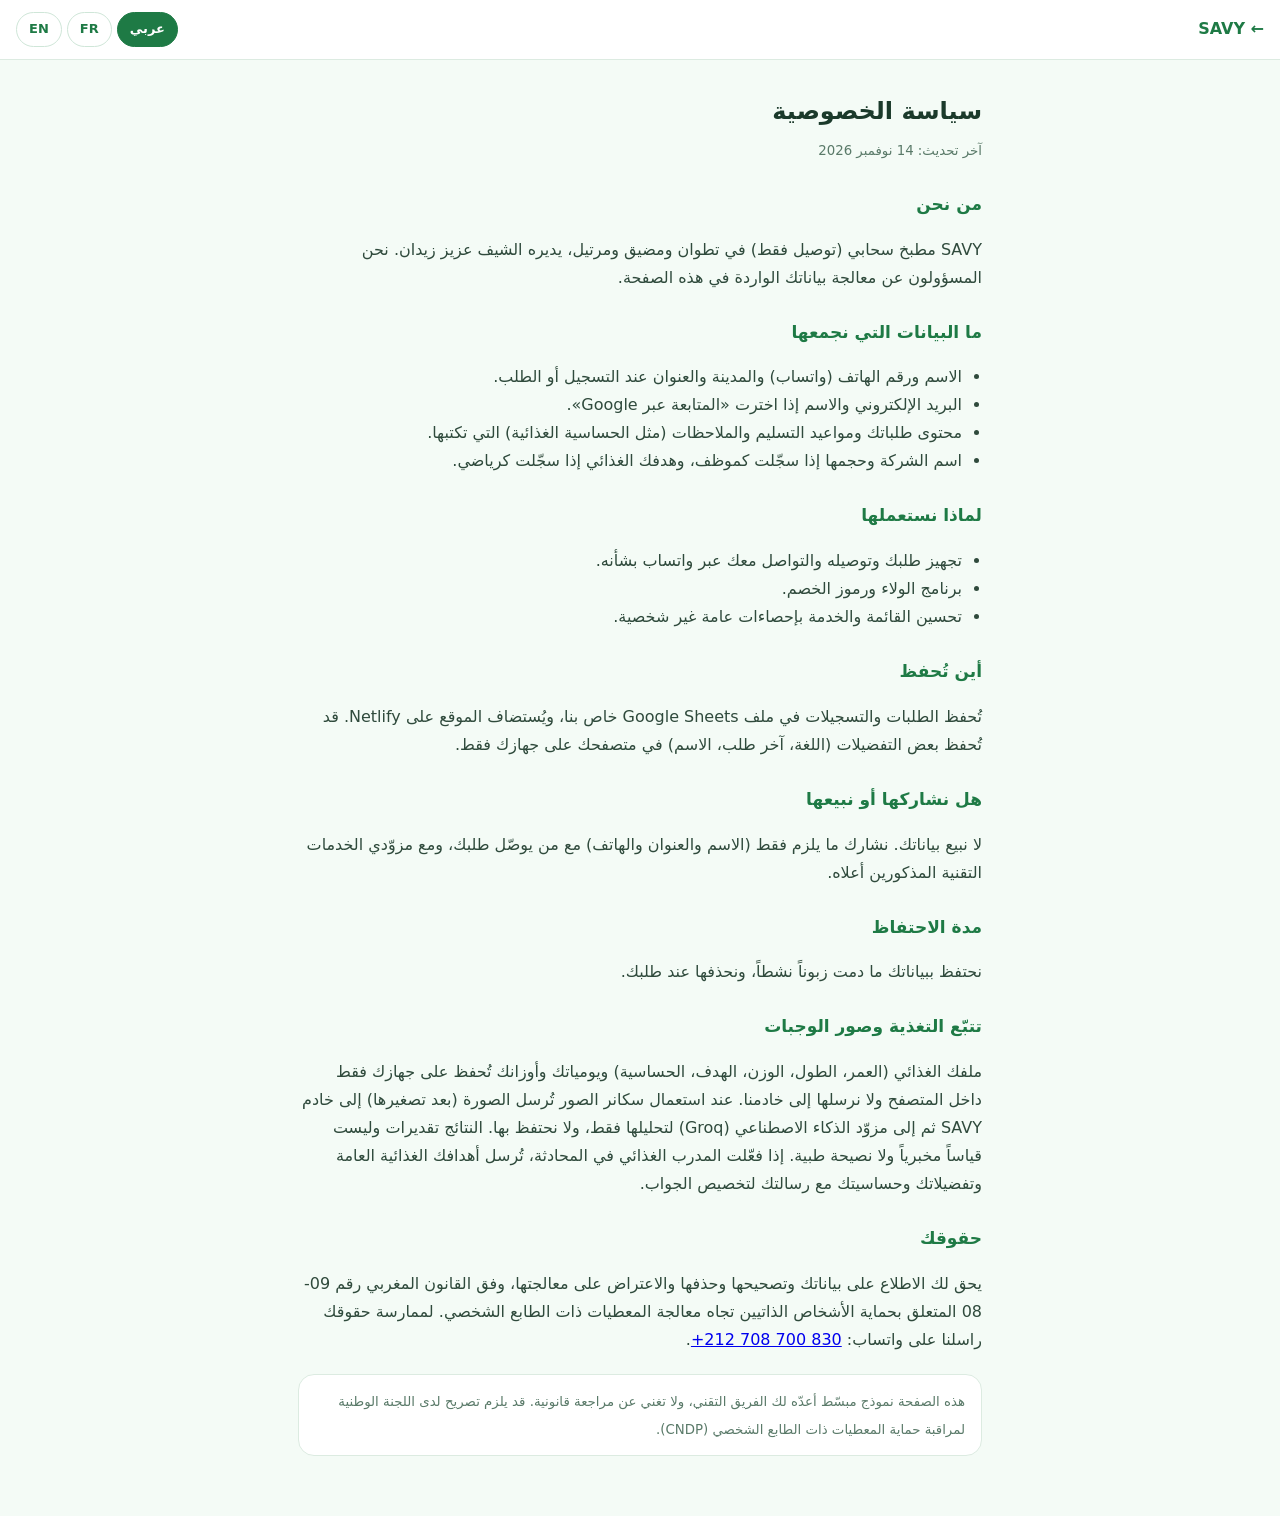
<file: privacy.html>
<!DOCTYPE html>
<html lang="ar" dir="rtl">
<head>
<meta charset="UTF-8"><meta name="viewport" content="width=device-width,initial-scale=1">
<title>SAVY — سياسة الخصوصية · Confidentialité · Privacy</title>
<meta name="robots" content="index,follow"><link rel="icon" href="favicon.png"><meta name="theme-color" content="#1FB655">
<style>
:root{--g:#1E7A45;--bg:#F4FBF6;--t:#1b3a2b;--s:#5a7a69}
*{box-sizing:border-box}body{margin:0;background:var(--bg);color:var(--t);font:16px/1.75 "IBM Plex Sans Arabic","Readex Pro",system-ui,sans-serif}
header{background:#fff;border-bottom:1px solid #dcebe1;padding:12px 16px;display:flex;align-items:center;justify-content:space-between;gap:10px;position:sticky;top:0}
header a.home{color:var(--g);font-weight:800;text-decoration:none}
.lg button{border:1.5px solid #cfe6d8;background:#fff;border-radius:99px;padding:5px 12px;font:inherit;font-size:13px;font-weight:700;color:var(--g)}
.lg button.on{background:var(--g);color:#fff;border-color:var(--g)}
main{max-width:720px;margin:0 auto;padding:20px 18px 60px}
h1{font-size:24px;margin:10px 0 4px}h2{font-size:17px;margin:26px 0 6px;color:var(--g)}
p,li{color:#2f4a3c}ul{padding-inline-start:20px}small{color:var(--s)}
.box{background:#fff;border:1px solid #dcebe1;border-radius:16px;padding:12px 16px;margin-top:20px}
[data-l]{display:none}body[data-lang=ar] [data-l=ar],body[data-lang=fr] [data-l=fr],body[data-lang=en] [data-l=en]{display:block}
html[data-theme=dark] body{--bg:#0f1a14;--t:#E8F3EC;--s:#9db5a6;--g:#6fdca0}html[data-theme=dark] header,html[data-theme=dark] .box,html[data-theme=dark] .lg button{background:#15231B;border-color:rgba(255,255,255,.1)}
html[data-theme=dark] p,html[data-theme=dark] li{color:#cfe3d6}html[data-theme=dark] .lg button.on{background:#1FB655;color:#fff}
</style></head>
<body data-lang="ar">
<header><a class="home" href="index.html">← SAVY</a><div class="lg"><button data-set="ar">عربي</button> <button data-set="fr">FR</button> <button data-set="en">EN</button></div></header>
<main>
<section data-l="ar" dir="rtl">
<h1>سياسة الخصوصية</h1><small>آخر تحديث: 14 نوفمبر 2026</small>
<h2>من نحن</h2><p>SAVY مطبخ سحابي (توصيل فقط) في تطوان ومضيق ومرتيل، يديره الشيف عزيز زيدان. نحن المسؤولون عن معالجة بياناتك الواردة في هذه الصفحة.</p>
<h2>ما البيانات التي نجمعها</h2><ul><li>الاسم ورقم الهاتف (واتساب) والمدينة والعنوان عند التسجيل أو الطلب.</li><li>البريد الإلكتروني والاسم إذا اخترت «المتابعة عبر Google».</li><li>محتوى طلباتك ومواعيد التسليم والملاحظات (مثل الحساسية الغذائية) التي تكتبها.</li><li>اسم الشركة وحجمها إذا سجّلت كموظف، وهدفك الغذائي إذا سجّلت كرياضي.</li></ul>
<h2>لماذا نستعملها</h2><ul><li>تجهيز طلبك وتوصيله والتواصل معك عبر واتساب بشأنه.</li><li>برنامج الولاء ورموز الخصم.</li><li>تحسين القائمة والخدمة بإحصاءات عامة غير شخصية.</li></ul>
<h2>أين تُحفظ</h2><p>تُحفظ الطلبات والتسجيلات في ملف Google Sheets خاص بنا، ويُستضاف الموقع على Netlify. قد تُحفظ بعض التفضيلات (اللغة، آخر طلب، الاسم) في متصفحك على جهازك فقط.</p>
<h2>هل نشاركها أو نبيعها</h2><p>لا نبيع بياناتك. نشارك ما يلزم فقط (الاسم والعنوان والهاتف) مع من يوصّل طلبك، ومع مزوّدي الخدمات التقنية المذكورين أعلاه.</p>
<h2>مدة الاحتفاظ</h2><p>نحتفظ ببياناتك ما دمت زبوناً نشطاً، ونحذفها عند طلبك.</p>
<h2>تتبّع التغذية وصور الوجبات</h2><p>ملفك الغذائي (العمر، الطول، الوزن، الهدف، الحساسية) ويومياتك وأوزانك تُحفظ على جهازك فقط داخل المتصفح ولا نرسلها إلى خادمنا. عند استعمال سكانر الصور تُرسل الصورة (بعد تصغيرها) إلى خادم SAVY ثم إلى مزوّد الذكاء الاصطناعي (Groq) لتحليلها فقط، ولا نحتفظ بها. النتائج تقديرات وليست قياساً مخبرياً ولا نصيحة طبية. إذا فعّلت المدرب الغذائي في المحادثة، تُرسل أهدافك الغذائية العامة وتفضيلاتك وحساسيتك مع رسالتك لتخصيص الجواب.</p>
<h2>حقوقك</h2><p>يحق لك الاطلاع على بياناتك وتصحيحها وحذفها والاعتراض على معالجتها، وفق القانون المغربي رقم 09-08 المتعلق بحماية الأشخاص الذاتيين تجاه معالجة المعطيات ذات الطابع الشخصي. لممارسة حقوقك راسلنا على واتساب: <a href="https://wa.me/212708700830" dir="ltr">+212 708 700 830</a>.</p>
<div class="box"><small>هذه الصفحة نموذج مبسّط أعدّه لك الفريق التقني، ولا تغني عن مراجعة قانونية. قد يلزم تصريح لدى اللجنة الوطنية لمراقبة حماية المعطيات ذات الطابع الشخصي (CNDP).</small></div>
</section>
<section data-l="fr" dir="ltr">
<h1>Politique de confidentialité</h1><small>Dernière mise à jour : 14 novembre 2026</small>
<h2>Qui sommes-nous</h2><p>SAVY est une cuisine cloud (livraison uniquement) à Tétouan, M'diq et Martil, dirigée par le chef Aziz Zaydan. Nous sommes responsables du traitement des données décrit ici.</p>
<h2>Données collectées</h2><ul><li>Nom, numéro de téléphone (WhatsApp), ville et adresse lors de l'inscription ou de la commande.</li><li>E-mail et nom si vous choisissez « Continuer avec Google ».</li><li>Contenu de vos commandes, créneaux de livraison et remarques (ex. allergies) que vous saisissez.</li><li>Nom et taille de l'entreprise si vous vous inscrivez comme employé, objectif nutritionnel si vous êtes sportif.</li></ul>
<h2>Pourquoi</h2><ul><li>Préparer et livrer votre commande, et vous contacter sur WhatsApp à ce sujet.</li><li>Programme de fidélité et codes promo.</li><li>Améliorer la carte et le service avec des statistiques globales non nominatives.</li></ul>
<h2>Où elles sont stockées</h2><p>Commandes et inscriptions sont enregistrées dans une feuille Google Sheets privée ; le site est hébergé par Netlify. Certaines préférences (langue, dernière commande, prénom) restent dans le navigateur de votre appareil.</p>
<h2>Partage et vente</h2><p>Nous ne vendons pas vos données. Nous partageons le strict nécessaire (nom, adresse, téléphone) avec la personne qui livre et avec les prestataires techniques cités ci-dessus.</p>
<h2>Durée de conservation</h2><p>Tant que vous êtes client actif ; suppression sur simple demande.</p>
<h2>Suivi nutritionnel et photos de repas</h2><p>Votre profil nutritionnel (âge, taille, poids, objectif, allergies), votre journal et vos pesées restent uniquement sur votre appareil, dans le navigateur ; ils ne sont pas envoyés à notre serveur. Lorsque vous utilisez le scanner, la photo (réduite) est envoyée à notre serveur puis à un fournisseur d'IA (Groq) uniquement pour l'analyse, et nous ne la conservons pas. Les résultats sont des estimations, pas des mesures de laboratoire ni un avis médical. Si vous utilisez le coach dans le chat, vos objectifs généraux, préférences et allergies sont transmis avec votre message pour personnaliser la réponse.</p>
<h2>Vos droits</h2><p>Accès, rectification, suppression et opposition, conformément à la loi marocaine n° 09-08 relative à la protection des personnes physiques à l'égard du traitement des données à caractère personnel. Écrivez-nous sur WhatsApp : <a href="https://wa.me/212708700830" dir="ltr">+212 708 700 830</a>.</p>
<div class="box"><small>Modèle simplifié, à faire relire par un juriste. Une déclaration auprès de la CNDP peut être nécessaire.</small></div>
</section>
<section data-l="en" dir="ltr">
<h1>Privacy policy</h1><small>Last updated: 14 November 2026</small>
<h2>Who we are</h2><p>SAVY is a cloud kitchen (delivery only) in Tétouan, M'diq and Martil, run by chef Aziz Zaydan. We are responsible for the data processing described here.</p>
<h2>What we collect</h2><ul><li>Name, phone number (WhatsApp), city and address when you sign up or order.</li><li>Email and name if you choose "Continue with Google".</li><li>Your order contents, delivery slots and notes you type (such as allergies).</li><li>Company name and size if you sign up as an employee, nutrition goal if you sign up as an athlete.</li></ul>
<h2>Why</h2><ul><li>To prepare and deliver your order and contact you about it on WhatsApp.</li><li>Loyalty programme and promo codes.</li><li>To improve the menu and service using aggregate, non-personal statistics.</li></ul>
<h2>Where it is stored</h2><p>Orders and sign-ups are saved in a private Google Sheet; the site is hosted on Netlify. Some preferences (language, last order, first name) stay in your own browser.</p>
<h2>Sharing and selling</h2><p>We do not sell your data. We share only what is needed (name, address, phone) with whoever delivers your order and with the technical providers above.</p>
<h2>Retention</h2><p>As long as you are an active customer; deleted on request.</p>
<h2>Nutrition tracking and meal photos</h2><p>Your nutrition profile (age, height, weight, goal, allergies), diary and weigh-ins stay only on your device, in your browser; they are not sent to our server. When you use the scanner, the (downscaled) photo is sent to our server and then to an AI provider (Groq) for analysis only, and we do not keep it. Results are estimates, not laboratory measurements or medical advice. If you use the coach in the chat, your general targets, preferences and allergies are sent with your message to personalise the answer.</p>
<h2>Your rights</h2><p>Access, correction, deletion and objection, under Moroccan Law No. 09-08 on the protection of individuals regarding the processing of personal data. Contact us on WhatsApp: <a href="https://wa.me/212708700830" dir="ltr">+212 708 700 830</a>.</p>
<div class="box"><small>Simplified template, to be reviewed by a lawyer. A declaration to the CNDP may be required.</small></div>
</section>
</main>
<script>
(function(){var L="ar";try{L=sessionStorage.getItem("savy_lang")||(/^fr/.test(navigator.language)?"fr":"ar");if(["ar","fr","en"].indexOf(L)<0)L="ar";if(sessionStorage.getItem("savy_theme")==="dark")document.documentElement.setAttribute("data-theme","dark");}catch(e){}
function set(l){document.body.dataset.lang=l;document.documentElement.lang=l;document.documentElement.dir=l==="ar"?"rtl":"ltr";try{sessionStorage.setItem("savy_lang",l);}catch(e){}document.querySelectorAll("[data-set]").forEach(function(b){b.classList.toggle("on",b.dataset.set===l);});}
document.querySelectorAll("[data-set]").forEach(function(b){b.onclick=function(){set(b.dataset.set);};});set(L);})();
</script></body></html>
</file>
